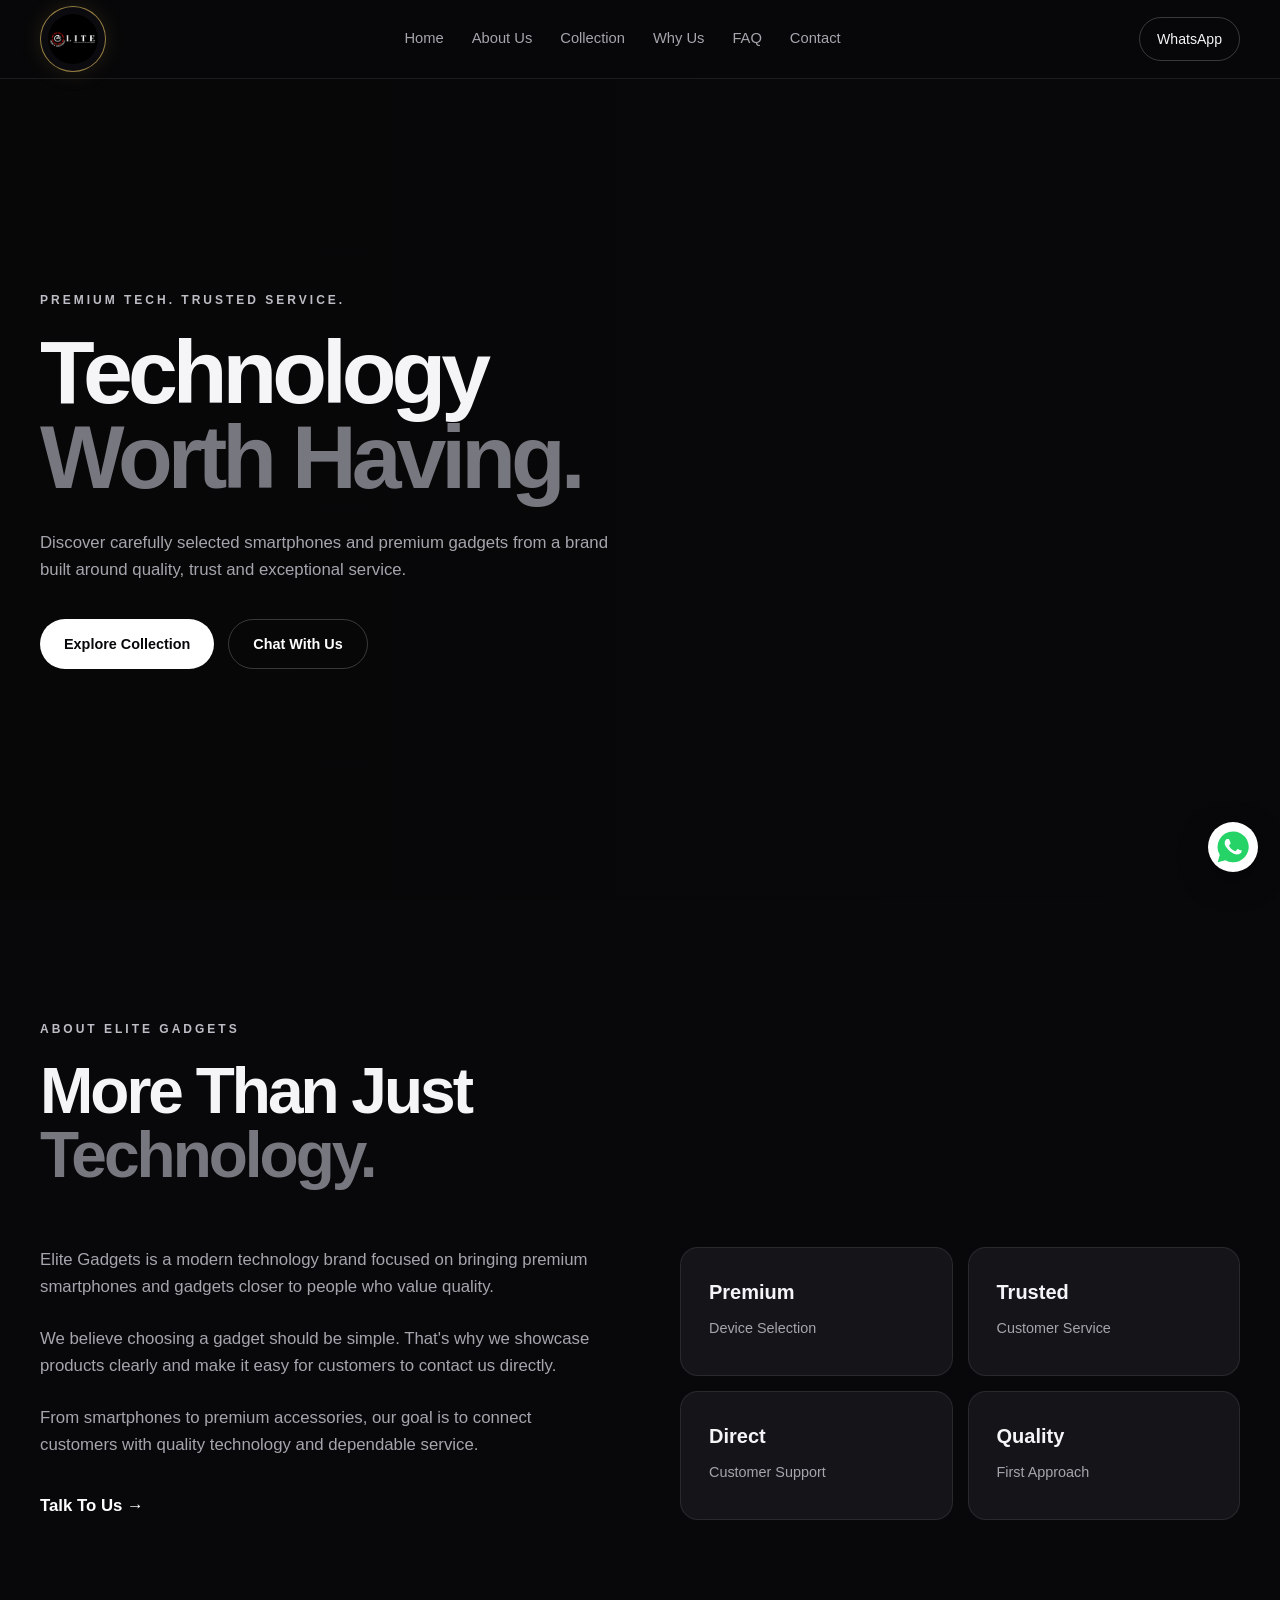
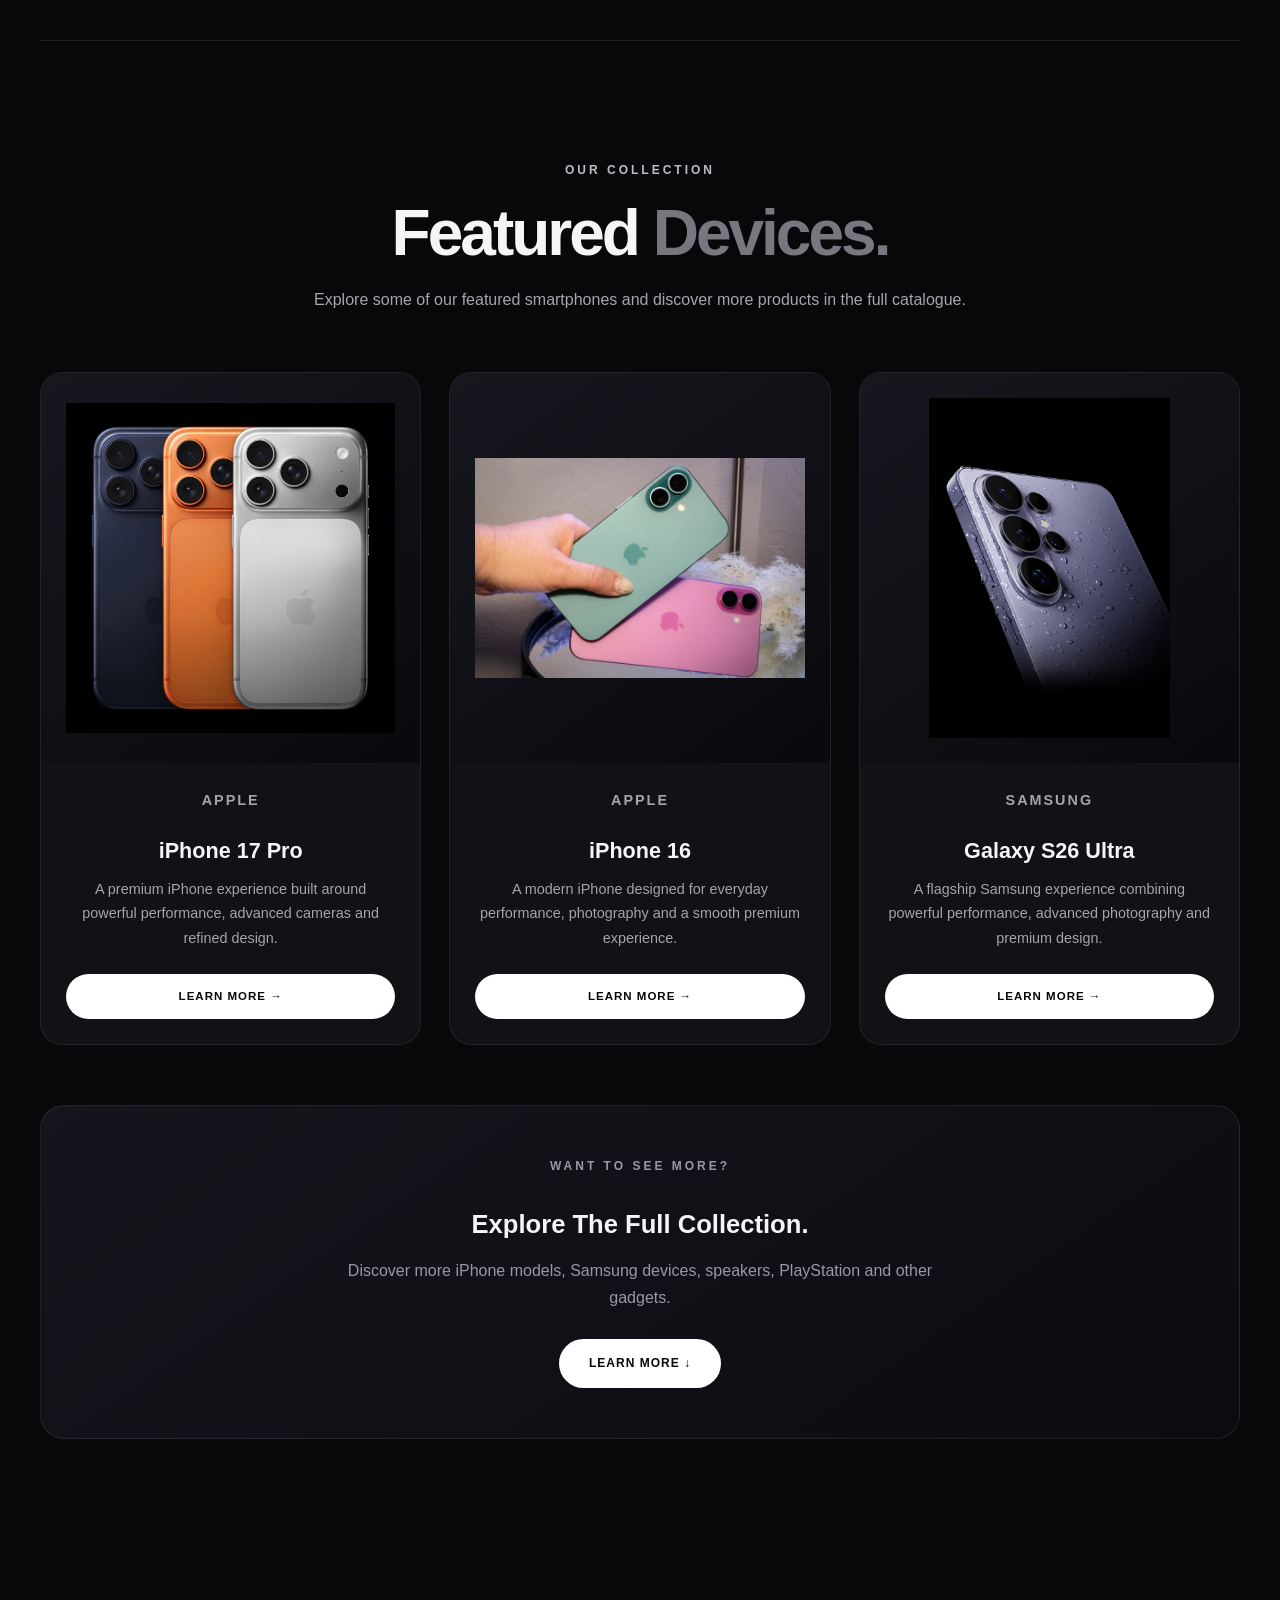
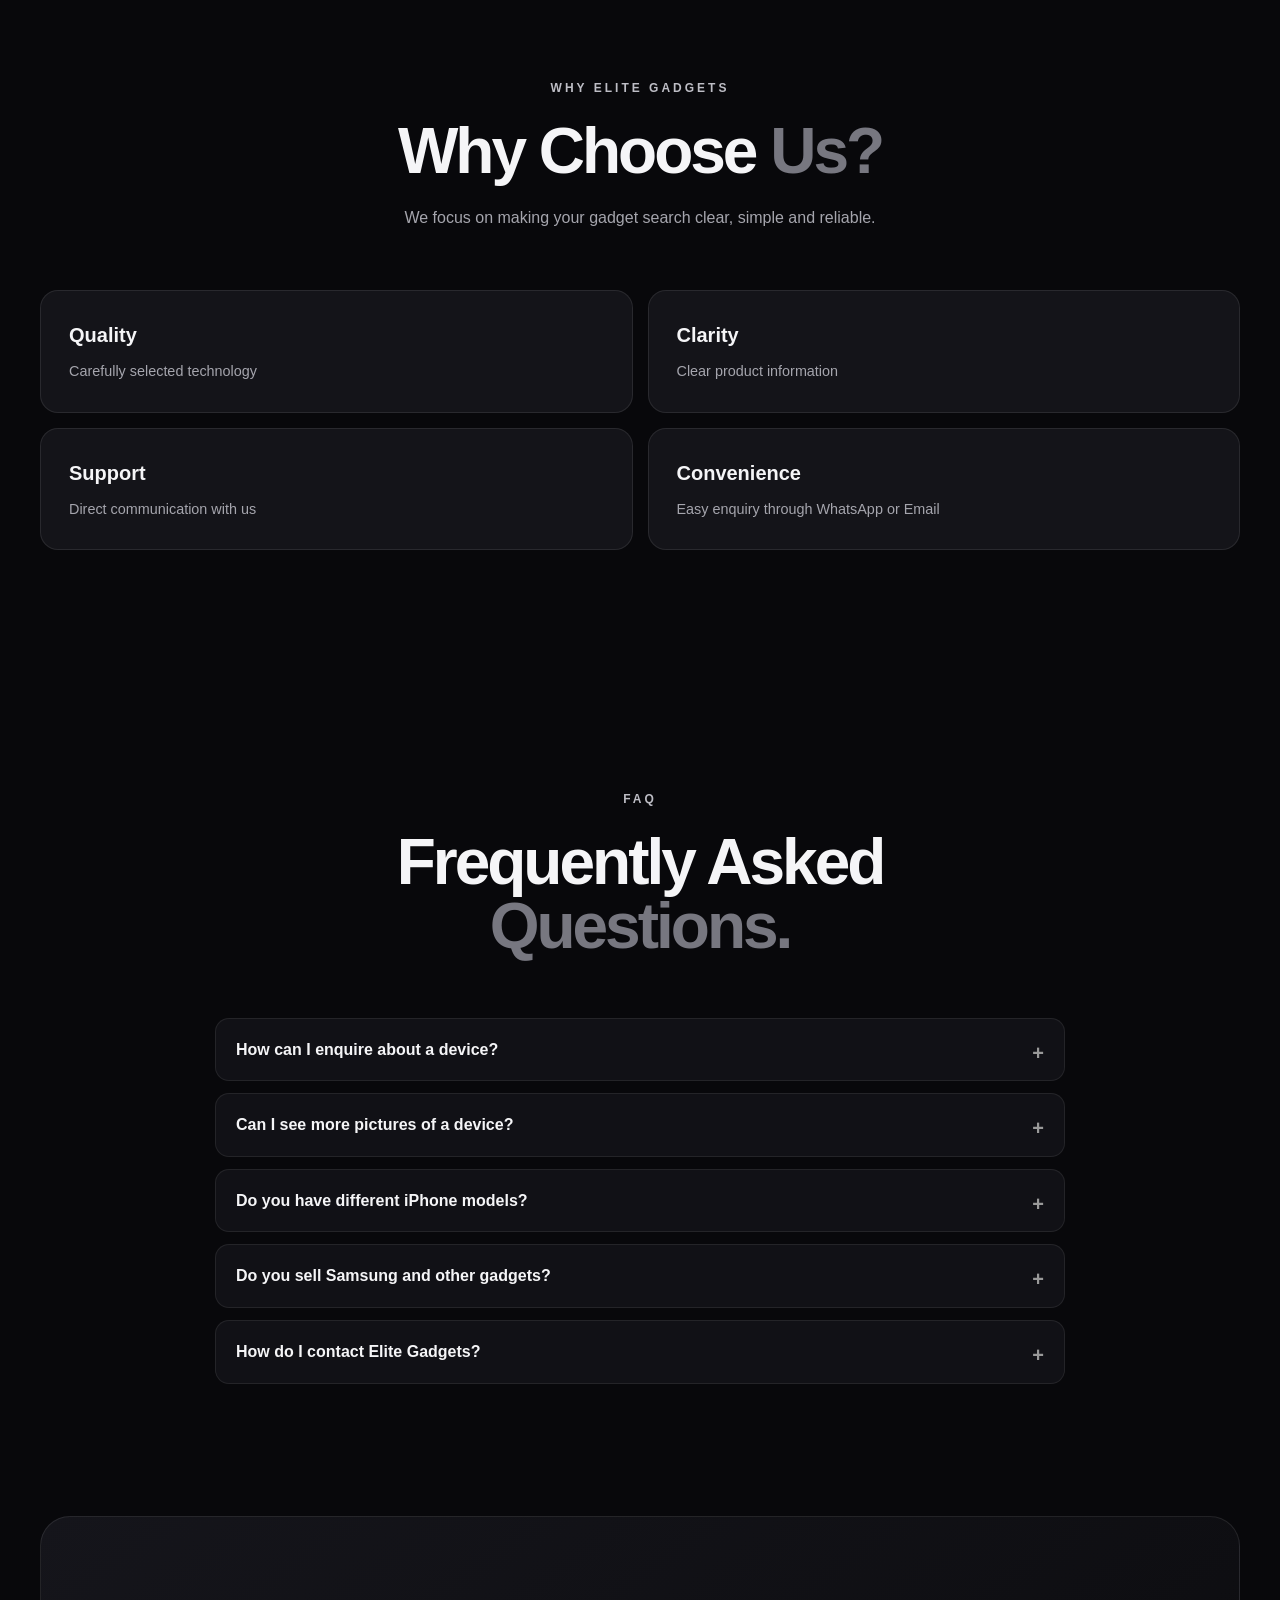
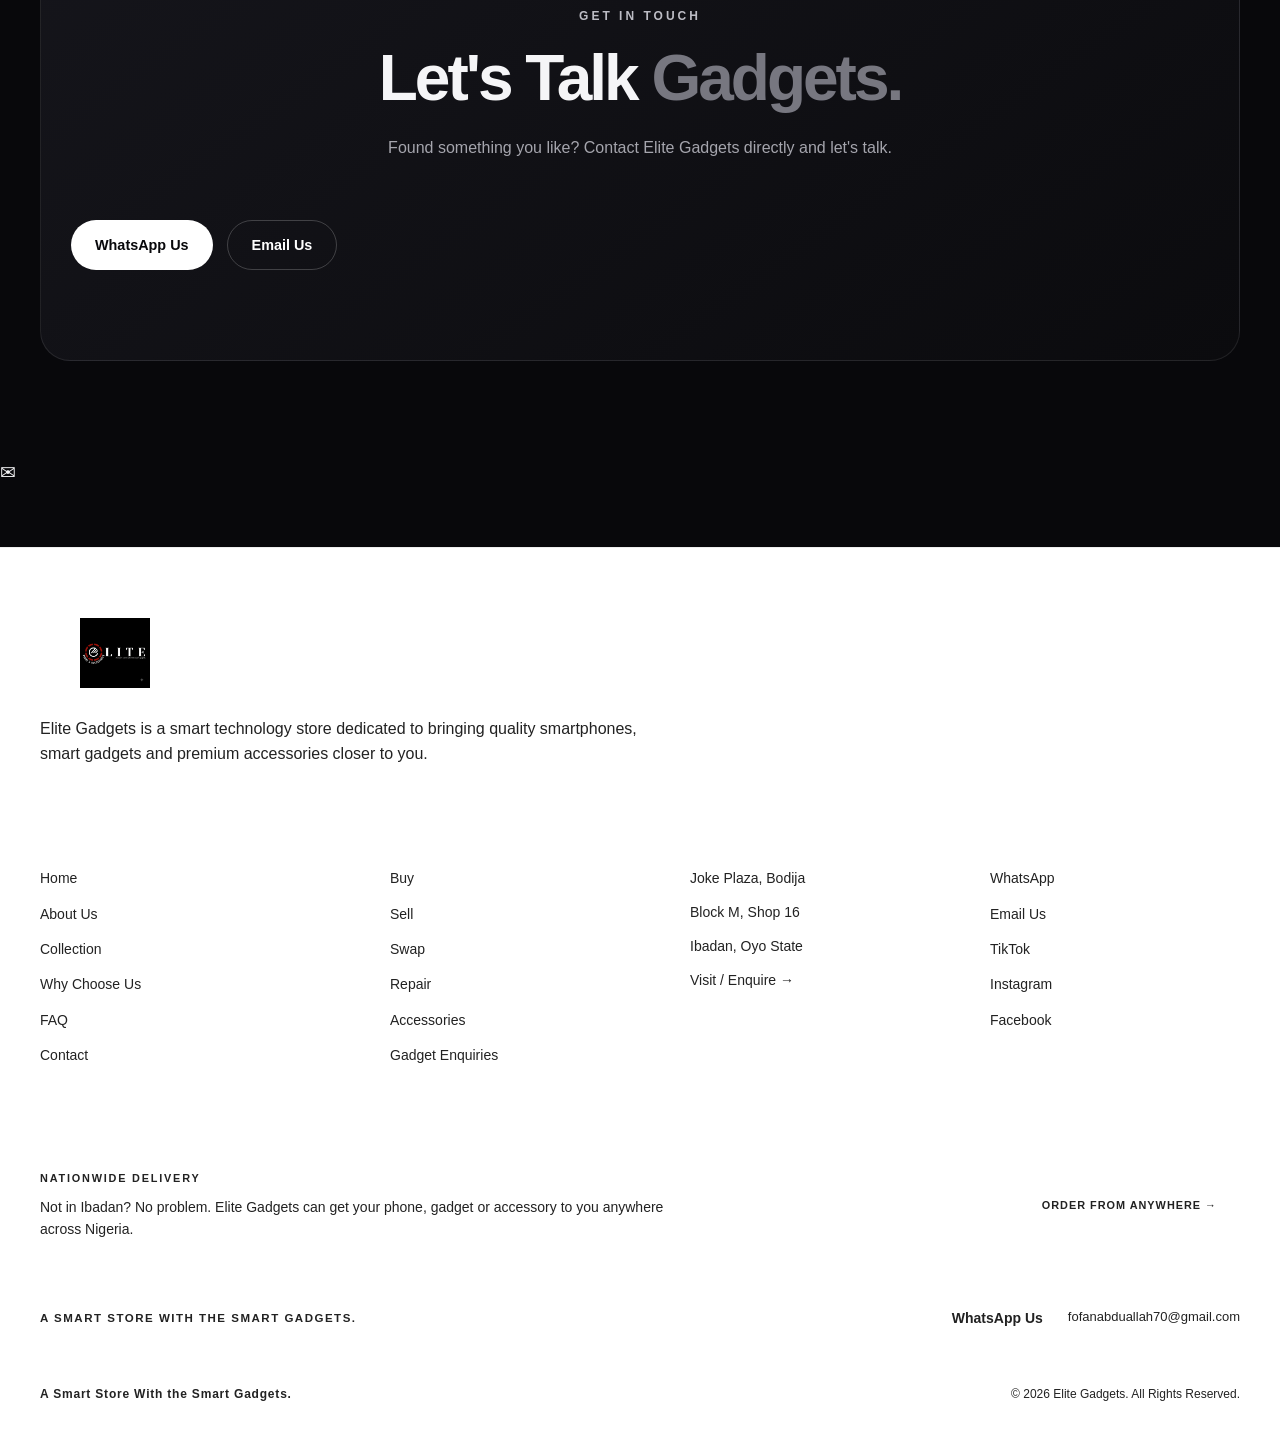
<file: index.html>
<!DOCTYPE html>
<html lang="en">

<head>

    <meta charset="UTF-8">

    <meta
        name="viewport"
        content="width=device-width, initial-scale=1.0"
    >

    <meta
        name="description"
        content="Elite Gadgets — Premium smartphones, gadgets and trusted technology services."
    >

    <meta
        name="theme-color"
        content="#0b0b0f"
    >

    <title>Elite Gadgets | Premium Tech</title>

    <link
        rel="stylesheet"
        href="style.css"
    >


    <!-- =====================================================
         ELITE GADGETS HOMEPAGE STYLES
    ====================================================== -->

    <style>

        /* =================================================
           LOGO
        ================================================= */

        .logo-image {
            display: inline-flex;
            align-items: center;
            text-decoration: none;
            flex-shrink: 0;
        }

        .logo-image img {
            width: 150px;
            height: auto;
            max-height: 70px;
            object-fit: contain;
            display: block;

            transition:
                transform 0.3s ease,
                opacity 0.3s ease;
        }

        .logo-image:hover img {
            transform: scale(1.04);
            opacity: 0.92;
        }


        /* =================================================
           FEATURED COLLECTION
        ================================================= */

        .featured-products {
            display: grid;

            grid-template-columns:
                repeat(3, minmax(0, 1fr));

            gap: 28px;

            margin-top: 50px;
        }


        /* =================================================
           PRODUCT CARD
        ================================================= */

        .featured-product-card {
            background: #111116;

            border:
                1px solid rgba(255,255,255,0.08);

            border-radius: 22px;

            overflow: hidden;

            display: flex;
            flex-direction: column;

            transition:
                transform 0.3s ease,
                border-color 0.3s ease,
                box-shadow 0.3s ease;
        }


        .featured-product-card:hover {
            transform: translateY(-8px);

            border-color:
                rgba(255,255,255,0.18);

            box-shadow:
                0 20px 50px rgba(0,0,0,0.35);
        }


        /* =================================================
           PRODUCT IMAGE
        ================================================= */

        .featured-product-image {
            width: 100%;

            height: 390px;

            background:
                linear-gradient(
                    145deg,
                    #17171f,
                    #09090d
                );

            overflow: hidden;

            display: flex;

            align-items: center;
            justify-content: center;
        }


        .featured-product-image img {
            width: 100%;
            height: 100%;

            object-fit: contain;

            padding: 25px;

            display: block;

            transition:
                transform 0.5s ease;
        }


        .featured-product-card:hover
        .featured-product-image img {
            transform: scale(1.05);
        }


        /* =================================================
           PRODUCT CONTENT
        ================================================= */

        .featured-product-content {
            padding: 25px;

            text-align: center;

            display: flex;
            flex-direction: column;

            flex: 1;
        }


        .featured-brand {
            margin:
                0 0 8px;

            font-size: 0.68rem;

            font-weight: 800;

            letter-spacing: 2px;

            color: #888892;
        }


        .featured-product-content h3 {
            margin:
                0 0 12px;

            font-size: 1.35rem;

            line-height: 1.3;
        }


        .featured-product-content p {
            margin:
                0 auto 24px;

            color: #a4a4ae;

            font-size: 0.9rem;

            line-height: 1.7;

            max-width: 360px;
        }


        /* =================================================
           PRODUCT LEARN MORE
        ================================================= */

        .product-learn-more {
            display: inline-flex;

            align-items: center;
            justify-content: center;

            gap: 8px;

            padding:
                13px 24px;

            margin-top: auto;

            border-radius: 999px;

            background: #ffffff;

            color: #08080b;

            text-decoration: none;

            font-size: 0.72rem;

            font-weight: 800;

            letter-spacing: 1px;

            transition:
                transform 0.25s ease,
                background 0.25s ease;
        }


        .product-learn-more:hover {
            transform:
                translateY(-3px);

            background:
                #e8e8ec;
        }


        /* =================================================
           MAIN CATALOGUE CTA
        ================================================= */

        .catalogue-cta {
            margin-top: 60px;

            text-align: center;

            padding:
                50px 25px;

            border:
                1px solid rgba(255,255,255,0.08);

            border-radius: 24px;

            background:
                linear-gradient(
                    145deg,
                    #15151d,
                    #0b0b10
                );
        }


        .catalogue-cta h3 {
            margin:
                8px 0 12px;

            font-size: 1.6rem;
        }


        .catalogue-cta p {
            max-width: 620px;

            margin:
                0 auto 28px;

            color: #9999a3;

            line-height: 1.7;
        }


        .catalogue-button {
            display: inline-flex;

            align-items: center;
            justify-content: center;

            gap: 8px;

            padding:
                15px 30px;

            border-radius: 999px;

            background: #ffffff;

            color: #08080b;

            text-decoration: none;

            font-size: 0.75rem;

            font-weight: 800;

            letter-spacing: 1px;

            transition:
                transform 0.25s ease,
                box-shadow 0.25s ease;
        }


        .catalogue-button:hover {
            transform:
                translateY(-4px);

            box-shadow:
                0 12px 30px
                rgba(255,255,255,0.12);
        }


        /* =================================================
           FLOATING CONTACT BUTTONS
        ================================================= */

        .floating-contact {
            position: fixed;

            right: 22px;

            bottom: 28px;

            z-index: 9999;

            display: flex;

            flex-direction: column;

            gap: 10px;
        }


        .floating-contact a {
            width: 50px;

            height: 50px;

            display: flex;

            align-items: center;

            justify-content: center;

            border-radius: 50%;

            background: #ffffff;

            color: #08080b;

            text-decoration: none;

            font-size: 20px;

            box-shadow:
                0 10px 30px
                rgba(0,0,0,0.35);

            transition:
                transform 0.25s ease,
                box-shadow 0.25s ease;
        }


        .floating-contact a:hover {
            transform:
                translateY(-4px);

            box-shadow:
                0 15px 35px
                rgba(0,0,0,0.45);
        }


        .contact-icon {
            font-size: 19px;

            line-height: 1;
        }


        /* =================================================
           FAQ
        ================================================= */

        .faq-list {
            max-width: 850px;

            margin:
                40px auto 0;
        }


        .faq-list details {
            background: #111116;

            border:
                1px solid rgba(255,255,255,0.08);

            border-radius: 14px;

            margin-bottom: 12px;

            padding: 18px 20px;
        }


        .faq-list summary {
            cursor: pointer;

            font-weight: 700;

            list-style: none;
        }


        .faq-list summary::-webkit-details-marker {
            display: none;
        }


        .faq-list summary::after {
            content: "+";

            float: right;

            font-size: 20px;

            color: #999;
        }


        .faq-list details[open]
        summary::after {
            content: "−";
        }


        .faq-list details p {
            color: #a4a4ae;

            line-height: 1.7;

            margin:
                15px 0 0;
        }


        /* =================================================
           MOBILE
        ================================================= */

        @media (max-width: 950px) {

            .featured-products {
                grid-template-columns:
                    repeat(2, minmax(0, 1fr));
            }

        }


        @media (max-width: 650px) {

            .logo-image img {
                width: 125px;

                max-height: 60px;
            }


            .featured-products {
                grid-template-columns: 1fr;

                gap: 25px;

                margin-top: 35px;
            }


            .featured-product-image {
                height: 360px;
            }


            .featured-product-content {
                padding: 22px;
            }


            .featured-product-content h3 {
                font-size: 1.25rem;
            }


            .catalogue-cta {
                padding:
                    40px 20px;
            }


            .catalogue-cta h3 {
                font-size: 1.4rem;
            }


            .floating-contact {
                right: 15px;

                bottom: 20px;
            }


            .floating-contact a {
                width: 46px;

                height: 46px;
            }

        }


    /* CIRCULAR ELITE GADGETS LOGO */
.logo-image {
    width: 66px;
    height: 66px;
    border: 1px solid rgba(210, 176, 91, 0.7);
    border-radius: 50%;
    overflow: hidden;
    display: inline-flex;
    align-items: center;
    justify-content: center;
    flex-shrink: 0;
    background: #0b0b0f;
    box-shadow: 0 0 22px rgba(202, 165, 78, 0.15);
}

.logo-image img {
    width: 100%;
    height: 100%;
    object-fit: contain;
    padding: 7px;
    border-radius: 50%;
}
        
    </style>

</head>


<body>


    <!-- =================================================
         HEADER
    ================================================= -->

    <header class="site-header">

        <nav class="navbar">


            <!-- LOGO -->

            <a
                href="#home"
                class="logo logo-image"
                aria-label="Elite Gadgets Home"
            >

                <!--
                EDITABLE LOGO:
                image/elite-logo.png
                -->

                <img
                    src="image/elite-logo.png"
                    alt="Elite Gadgets Logo"
                >

            </a>


            <!-- NAVIGATION -->

            <div
                class="nav-links"
                id="nav-links"
            >

                <a href="#home">
                    Home
                </a>

                <a href="#about">
                    About Us
                </a>

                <a href="#collection">
                    Collection
                </a>

                <a href="#why-us">
                    Why Us
                </a>

                <a href="#faq">
                    FAQ
                </a>

                <a href="#contact">
                    Contact
                </a>

            </div>


            <!-- DESKTOP WHATSAPP -->

            <a
                href="https://wa.me/2349072084278"
                class="nav-contact"
                target="_blank"
                rel="noopener"
            >
                WhatsApp
            </a>


            <!-- MOBILE MENU -->

            <button
                class="menu-toggle"
                id="menu-toggle"
                type="button"
                aria-label="Open navigation menu"
            >
                ☰
            </button>

        </nav>

    </header>



    <!-- =================================================
         MAIN
    ================================================= -->

    <main>


        <!-- =================================================
             HERO
        ================================================= -->

        <section
            class="hero"
            id="home"
        >

            <div class="hero-content">


                <p class="eyebrow">
                    PREMIUM TECH. TRUSTED SERVICE.
                </p>


                <h1>
                    Technology
                    <span>Worth Having.</span>
                </h1>


                <p class="hero-description">

                    Discover carefully selected smartphones
                    and premium gadgets from a brand built
                    around quality, trust and exceptional service.

                </p>


                <div class="hero-actions">


                    <a
                        href="#collection"
                        class="btn btn-primary"
                    >
                        Explore Collection
                    </a>


                    <a
                        href="https://wa.me/2349072084278?text=Hello%20Elite%20Gadgets,%20I%20would%20like%20to%20make%20an%20inquiry."
                        class="btn btn-outline"
                        target="_blank"
                        rel="noopener"
                    >
                        Chat With Us
                    </a>

                </div>

            </div>
            </section>

        <!-- =================================================
             ABOUT US
        ================================================= -->

        <section
            class="section about-section"
            id="about"
        >

            <div class="section-heading">


                <p class="eyebrow">
                    ABOUT ELITE GADGETS
                </p>


                <h2>
                    More Than Just
                    <span>Technology.</span>
                </h2>

            </div>


            <div class="about-grid">


                <div class="about-text">

                    <p>

                        Elite Gadgets is a modern technology
                        brand focused on bringing premium
                        smartphones and gadgets closer to
                        people who value quality.

                    </p>


                    <p>

                        We believe choosing a gadget should
                        be simple. That's why we showcase
                        products clearly and make it easy
                        for customers to contact us directly.

                    </p>


                    <p>

                        From smartphones to premium accessories,
                        our goal is to connect customers with
                        quality technology and dependable service.

                    </p>


                    <a
                        href="#contact"
                        class="text-link"
                    >
                        Talk To Us →
                    </a>

                </div>


                <div class="about-stats">


                    <div class="stat-card">

                        <strong>
                            Premium
                        </strong>

                        <span>
                            Device Selection
                        </span>

                    </div>


                    <div class="stat-card">

                        <strong>
                            Trusted
                        </strong>

                        <span>
                            Customer Service
                        </span>

                    </div>


                    <div class="stat-card">

                        <strong>
                            Direct
                        </strong>

                        <span>
                            Customer Support
                        </span>

                    </div>


                    <div class="stat-card">

                        <strong>
                            Quality
                        </strong>

                        <span>
                            First Approach
                        </span>

                    </div>

                </div>

            </div>

        </section>



        <!-- =================================================
             FEATURED COLLECTION
        ================================================= -->

        <section
            class="section collection-section"
            id="collection"
        >


            <div class="section-heading centered">


                <p class="eyebrow">
                    OUR COLLECTION
                </p>


                <h2>
                    Featured
                    <span>Devices.</span>
                </h2>


                <p>

                    Explore some of our featured smartphones
                    and discover more products in the full catalogue.

                </p>

            </div>



            <!-- =================================================
                 FEATURED PRODUCTS
            ================================================= -->

            <div class="featured-products">


                <!-- =================================================
                     IPHONE 17 PRO
                ================================================= -->

                <article class="featured-product-card">


                    <div class="featured-product-image">

                        <!--
                        EDITABLE IMAGE:
                        image/iphone-17-pro.jpg
                        -->

                        <img
                            src="image/iphone-17-pro.jpg"
                            alt="iPhone 17 Pro"
                        >

                    </div>


                    <div class="featured-product-content">


                        <p class="featured-brand">
                            APPLE
                        </p>


                        <h3>
                            iPhone 17 Pro
                        </h3>


                        <p>

                            A premium iPhone experience
                            built around powerful performance,
                            advanced cameras and refined design.

                        </p>


                        <a
                            href="phone-details.html?product=iphone-17-pro"
                            class="product-learn-more"
                        >
                            LEARN MORE →
                        </a>

                    </div>

                </article>



                <!-- =================================================
                     IPHONE 16
                ================================================= -->

                <article class="featured-product-card">


                    <div class="featured-product-image">

                        <!--
                        EDITABLE IMAGE:
                        image/iphone-16.jpg
                        -->

                        <img
                            src="image/iphone-16.jpg"
                            alt="iPhone 16"
                        >

                    </div>


                    <div class="featured-product-content">


                        <p class="featured-brand">
                            APPLE
                        </p>


                        <h3>
                            iPhone 16
                        </h3>


                        <p>

                            A modern iPhone designed for
                            everyday performance, photography
                            and a smooth premium experience.

                        </p>


                        <a
                            href="phone-details.html?product=iphone-16"
                            class="product-learn-more"
                        >
                            LEARN MORE →
                        </a>

                    </div>

                </article>



                <!-- =================================================
                     SAMSUNG GALAXY S26 ULTRA
                ================================================= -->

                <article class="featured-product-card">


                    <div class="featured-product-image">

                        <!--
                        EDITABLE IMAGE:
                        image/samsung-s26-ultra.jpg
                        -->

                        <img
                            src="image/samsung-s26-ultra.jpg"
                            alt="Samsung Galaxy S26 Ultra"
                        >

                    </div>


                    <div class="featured-product-content">


                        <p class="featured-brand">
                            SAMSUNG
                        </p>


                        <h3>
                            Galaxy S26 Ultra
                        </h3>


                        <p>

                            A flagship Samsung experience
                            combining powerful performance,
                            advanced photography and premium design.

                        </p>


                        <a
                            href="phone-details.html?product=samsung-s26-ultra"
                            class="product-learn-more"
                        >
                            LEARN MORE →
                        </a>

                    </div>

                </article>

            </div>



            <!-- =================================================
                 MAIN LEARN MORE / FULL COLLECTION
            ================================================= -->

            <div class="catalogue-cta">


                <p class="eyebrow">
                    WANT TO SEE MORE?
                </p>


                <h3>
                    Explore The Full Collection.
                </h3>


                <p>

                    Discover more iPhone models,
                    Samsung devices, speakers,
                    PlayStation and other gadgets.

                </p>


                <a
                    href="catalogue.html"
                    class="catalogue-button"
                >
                    LEARN MORE ↓
                </a>

            </div>

        </section>



        <!-- =================================================
             WHY US
        ================================================= -->

        <section
            class="section"
            id="why-us"
        >


            <div class="section-heading centered">


                <p class="eyebrow">
                    WHY ELITE GADGETS
                </p>


                <h2>
                    Why Choose
                    <span>Us?</span>
                </h2>


                <p>

                    We focus on making your gadget search
                    clear, simple and reliable.

                </p>

            </div>


            <div class="about-stats">


                <div class="stat-card">

                    <strong>
                        Quality
                    </strong>

                    <span>
                        Carefully selected technology
                    </span>

                </div>


                <div class="stat-card">

                    <strong>
                        Clarity
                    </strong>

                    <span>
                        Clear product information
                    </span>

                </div>


                <div class="stat-card">

                    <strong>
                        Support
                    </strong>

                    <span>
                        Direct communication with us
                    </span>

                </div>


                <div class="stat-card">

                    <strong>
                        Convenience
                    </strong>

                    <span>
                        Easy enquiry through WhatsApp or Email
                    </span>

                </div>

            </div>

        </section>



        <!-- =================================================
             FAQ
        ================================================= -->

        <section
            class="section"
            id="faq"
        >


            <div class="section-heading centered">


                <p class="eyebrow">
                    FAQ
                </p>


                <h2>
                    Frequently Asked
                    <span>Questions.</span>
                </h2>

            </div>


            <div class="faq-list">


                <details>

                    <summary>
                        How can I enquire about a device?
                    </summary>

                    <p>

                        Simply use our WhatsApp or Email
                        buttons to contact Elite Gadgets
                        about the device you're interested in.

                    </p>

                </details>


                <details>

                    <summary>
                        Can I see more pictures of a device?
                    </summary>

                    <p>

                        Yes. Open the device's LEARN MORE
                        page to view available product images
                        and important information.

                    </p>

                </details>


                <details>

                    <summary>
                        Do you have different iPhone models?
                    </summary>

                    <p>

                        Our catalogue is designed to showcase
                        multiple iPhone generations and models.
                        Contact us to enquire about availability.

                    </p>

                </details>


                <details>

                    <summary>
                        Do you sell Samsung and other gadgets?
                    </summary>

                    <p>

                        Yes. Our collection can include Samsung
                        devices, speakers, PlayStation products
                        and other accessories.

                    </p>

                </details>


                <details>

                    <summary>
                        How do I contact Elite Gadgets?
                    </summary>

                    <p>

                        You can contact us directly through
                        WhatsApp or Email using the contact
                        options on this website.

                    </p>

                </details>

            </div>

        </section>



        <!-- =================================================
             CONTACT
        ================================================= -->

        <section
            class="section contact-section"
            id="contact"
        >


            <div class="section-heading centered">


                <p class="eyebrow">
                    GET IN TOUCH
                </p>


                <h2>
                    Let's Talk
                    <span>Gadgets.</span>
                </h2>


                <p>

                    Found something you like?
                    Contact Elite Gadgets directly
                    and let's talk.

                </p>

            </div>


            <div class="hero-actions">


                <!-- WHATSAPP -->

                <a
                    href="https://wa.me/2349072084278?text=Hello%20Elite%20Gadgets,%20I%20am interested in a device from your website."
                    class="btn btn-primary"
                    target="_blank"
                    rel="noopener"
                >
                    WhatsApp Us
                </a>


                <!-- EMAIL -->

                <!--
                =================================================
                IMPORTANT:
                Replace elitegadgets@example.com
                with your real business email.
                =================================================
                -->

                <a
                    href="mailto:elitegadgets@example.com?subject=Elite%20Gadgets%20Enquiry"
                    class="btn btn-outline"
                >
                    Email Us
                </a>

            </div>

        </section>

    </main>



    <!-- =================================================
         FLOATING CONTACT BUTTONS
    ================================================= -->

   
<div
    class="floating-contact"
    aria-label="Contact Elite Gadgets"
>
    <!-- WHATSAPP -->
    <a
        href="https://wa.me/2349072084278?text=Hello%20Elite%20Gadgets,%20I%20would%20like%20to%20make%20an%20inquiry."
        target="_blank"
        rel="noopener"
        aria-label="Contact Elite Gadgets on WhatsApp"
        title="WhatsApp"
    >
        <span class="contact-icon">
            <svg
                xmlns="http://www.w3.org/2000/svg"
                viewBox="0 0 32 32"
                role="img"
                aria-label="WhatsApp logo"
            >
                <path
                    fill="#25D366"
                    d="M16 2.2A13.7 13.7 0 0 0 4.2 22.8L2.4 29.5l6.9-1.8A13.7 13.7 0 1 0 16 2.2Z"
                />
                <path
                    fill="#fff"
                    d="M23.3 19.1c-.4-.2-2.2-1.1-2.6-1.2-.4-.1-.6-.2-.9.2-.3.4-1 1.2-1.2 1.4-.2.3-.4.3-.8.1-.4-.2-1.7-.6-3.1-1.9-1.1-1-1.9-2.3-2.1-2.7-.2-.4 0-.6.2-.8l.6-.7c.2-.2.3-.4.4-.6.1-.2 0-.5 0-.7-.1-.2-.9-2.1-1.2-2.8-.3-.7-.6-.6-.9-.6h-.8c-.3 0-.7.1-1 .5-.4.4-1.3 1.3-1.3 3.1s1.3 3.7 1.5 3.9c.2.3 2.5 3.9 6.2 5.4.9.4 1.6.6 2.2.7.9.3 1.7.2 2.4.1.7-.1 2.2-.9 2.5-1.8.3-.9.3-1.6.2-1.8-.1-.1-.4-.3-.8-.5Z"
                />
            </svg>
        </span>
    </a>
</div>



        <!-- EMAIL -->

        <a
            href="mailto:fofanabadullah70@gmail.com?subject=Elite%20Gadgets%20Enquiry"
            aria-label="Email Elite Gadgets"
            title="Email"
        >

            <span class="contact-icon">
                ✉
            </span>

        </a>

    </div>



<!-- =================================================
     ELITE GADGETS FOOTER
================================================= -->

<footer class="site-footer">

    <div class="footer-content">


        <!-- =================================================
             FOOTER TOP / BRAND
        ================================================= -->

        <div class="footer-brand">

            <a
                href="#home"
                class="footer-logo"
            >

                <img
                    src="image/elite-logo.png"
                    alt="Elite Gadgets"
                >

            </a>


            <p class="footer-brand-description">

                Elite Gadgets is a smart technology store
                dedicated to bringing quality smartphones,
                smart gadgets and premium accessories closer
                to you.

            </p>

        </div>



        <!-- =================================================
             FOOTER COLUMNS
        ================================================= -->

        <div class="footer-grid">


            <!-- =================================================
                 QUICK LINKS
            ================================================= -->

            <div class="footer-column">

                <h4>
                    QUICK LINKS
                </h4>


                <a href="#home">
                    Home
                </a>


                <a href="#about">
                    About Us
                </a>


                <a href="#collection">
                    Collection
                </a>


                <a href="#why-us">
                    Why Choose Us
                </a>


                <a href="#faq">
                    FAQ
                </a>


                <a href="#contact">
                    Contact
                </a>

            </div>



            <!-- =================================================
                 ELITE GADGETS SERVICES
            ================================================= -->

            <div class="footer-column">

                <h4>
                    ELITE GADGETS SERVICES
                </h4>


                <a href="#contact">
                    Buy
                </a>


                <a href="#contact">
                    Sell
                </a>


                <a href="#contact">
                    Swap
                </a>


                <a href="#contact">
                    Repair
                </a>


                <a href="catalogue.html">
                    Accessories
                </a>


                <a href="#contact">
                    Gadget Enquiries
                </a>

            </div>



            <!-- =================================================
                 VISIT US
            ================================================= -->

            <div class="footer-column">

                <h4>
                    VISIT US
                </h4>


                <p>
                    Joke Plaza, Bodija
                </p>


                <p>
                    Block M, Shop 16
                </p>


                <p>
                    Ibadan, Oyo State
                </p>


                <a
                    href="https://wa.me/2349072084278?text=Hello%20Elite%20Gadgets,%20I%20would%20like%20to%20visit%20your%20shop."
                    target="_blank"
                    rel="noopener noreferrer"
                >
                    Visit / Enquire →
                </a>

            </div>



            <!-- =================================================
                 CONTACT
            ================================================= -->

            <div class="footer-column">

                <h4>
                    CONTACT US
                </h4>


                <a
                    href="https://wa.me/2349072084278"
                    target="_blank"
                    rel="noopener noreferrer"
                >
                    WhatsApp
                </a>


                <a
                    href="mailto:fofanabduallah70@gmail.com?subject=Elite%20Gadgets%20Enquiry"
                >
                    Email Us
                </a>


                <a
                    href="https://www.tiktok.com/@elitephones234"
                    target="_blank"
                    rel="noopener noreferrer"
                >
                    TikTok
                </a>


                <a
                    href="https://www.instagram.com/elite_gadgets____"
                    target="_blank"
                    rel="noopener noreferrer"
                >
                    Instagram
                </a>


                <a
                    href="https://www.facebook.com/share/1bETkbTQiA/"
                    target="_blank"
                    rel="noopener noreferrer"
                >
                    Facebook
                </a>

            </div>

        </div>



        <!-- =================================================
             NATIONWIDE DELIVERY
        ================================================= -->

        <div class="footer-delivery">

            <div>

                <span class="footer-delivery-label">
                    NATIONWIDE DELIVERY
                </span>


                <p>
                    Not in Ibadan? No problem.
                    Elite Gadgets can get your phone,
                    gadget or accessory to you anywhere
                    across Nigeria.
                </p>

            </div>


            <a
                href="https://wa.me/2349072084278?text=Hello%20Elite%20Gadgets,%20I%20would%20like%20to%20make%20an%20order."
                target="_blank"
                rel="noopener noreferrer"
                class="footer-order-button"
            >
                ORDER FROM ANYWHERE →
            </a>

        </div>



        <!-- =================================================
             FOOTER CONNECT
        ================================================= -->

        <div class="footer-connect">


            <div>

                <p class="footer-connect-title">
                    A SMART STORE WITH THE SMART GADGETS.
                </p>

            </div>


            <div class="footer-contact-actions">

                <a
                    href="https://wa.me/2349072084278"
                    class="whatsapp-footer"
                    target="_blank"
                    rel="noopener noreferrer"
                >
                    WhatsApp Us
                </a>


                <a
                    href="mailto:fofanabduallah70@gmail.com?subject=Elite%20Gadgets%20Enquiry"
                    class="footer-email"
                >
                    fofanabduallah70@gmail.com
                </a>

            </div>

        </div>



        <!-- =================================================
             FOOTER BOTTOM
        ================================================= -->

        <div class="footer-bottom">

            <p class="footer-tagline">
                A Smart Store With the Smart Gadgets.
            </p>


            <p class="footer-copy">
                © 2026 Elite Gadgets. All Rights Reserved.
            </p>

        </div>

    </div>

</footer>



    <!-- =================================================
         MOBILE MENU JAVASCRIPT
    ================================================= -->

    <script>

        const menuToggle =
            document.getElementById("menu-toggle");

        const navLinks =
            document.getElementById("nav-links");


        if (menuToggle && navLinks) {

            menuToggle.addEventListener(
                "click",
                function () {

                    navLinks.classList.toggle("active");

                }
            );


            navLinks
                .querySelectorAll("a")
                .forEach(function (link) {

                    link.addEventListener(
                        "click",
                        function () {

                            navLinks.classList.remove("active");

                        }
                    );

                });

        }

    </script>


</body>

</html>
</file>
<file: style.css>
/* =========================================
   ELITE GADGETS 2.0
   PREMIUM SHOWROOM DESIGN
========================================= */


/* =========================================
   RESET
========================================= */

* {
    margin: 0;
    padding: 0;
    box-sizing: border-box;
}

html {
    scroll-behavior: smooth;
}

body {
    font-family:
        -apple-system,
        BlinkMacSystemFont,
        "Segoe UI",
        Roboto,
        Helvetica,
        Arial,
        sans-serif;

    background: #08080b;
    color: #f5f5f7;
    line-height: 1.6;

    overflow-x: hidden;
}

a {
    text-decoration: none;
    color: inherit;
}

button,
input,
textarea {
    font: inherit;
}


/* =========================================
   VARIABLES
========================================= */

:root {

    --bg: #08080b;

    --bg-soft: #101014;

    --card: #141419;

    --card-hover: #1b1b22;

    --text: #f5f5f7;

    --muted: #a5a5ad;

    --line: rgba(255, 255, 255, 0.09);

    --accent: #ffffff;

    --max-width: 1200px;
}


/* =========================================
   HEADER
========================================= */

.site-header {

    position: fixed;

    top: 0;
    left: 0;

    width: 100%;

    z-index: 1000;

    background:
        rgba(8, 8, 11, 0.78);

    backdrop-filter:
        blur(18px);

    -webkit-backdrop-filter:
        blur(18px);

    border-bottom:
        1px solid var(--line);
}

.navbar {

    width:
        min(
            calc(100% - 40px),
            var(--max-width)
        );

    margin: auto;

    min-height: 78px;

    display: flex;

    align-items: center;

    justify-content: space-between;

    gap: 30px;
}


/* =========================================
   LOGO
========================================= */

.logo {

    font-size: 1.35rem;

    font-weight: 800;

    letter-spacing: -0.6px;

    white-space: nowrap;
}

.logo-image {

    display: inline-flex;

    align-items: center;

    text-decoration: none;

    flex-shrink: 0;
}

.logo-image img {

    width: 150px;

    height: auto;

    max-height: 70px;

    object-fit: contain;

    display: block;

    transition:
        transform 0.3s ease,
        opacity 0.3s ease;
}

.logo-image:hover img {

    transform: scale(1.04);

    opacity: 0.92;
}


/* =========================================
   NAVIGATION
========================================= */

.nav-links {

    display: flex;

    align-items: center;

    gap: 28px;
}

.nav-links a {

    color: var(--muted);

    font-size: 0.92rem;

    transition:
        color 0.3s ease;
}

.nav-links a:hover {

    color: white;
}

.nav-contact {

    padding:
        10px 17px;

    border:
        1px solid
        rgba(255, 255, 255, 0.2);

    border-radius:
        999px;

    font-size:
        0.88rem;

    transition:
        0.3s ease;
}

.nav-contact:hover {

    background:
        white;

    color:
        #08080b;
}

.menu-toggle {

    display: none;

    border: none;

    background: transparent;

    color: white;

    font-size: 1.7rem;

    cursor: pointer;
}


/* =========================================
   HERO
========================================= */

.hero {

    min-height: 100vh;

    padding:
        150px 20px 90px;

    width:
        min(
            calc(100% - 40px),
            var(--max-width)
        );

    margin: auto;

    display: grid;

    grid-template-columns:
        1.05fr 0.95fr;

    align-items: center;

    gap: 70px;
}

.hero-content {

    max-width:
        650px;
}

.eyebrow {

    font-size:
        0.75rem;

    font-weight:
        700;

    letter-spacing:
        3px;

    color:
        #bdbdc5;

    margin-bottom:
        20px;
}

.hero h1 {

    font-size:
        clamp(
            3.4rem,
            7vw,
            6.8rem
        );

    line-height:
        0.95;

    letter-spacing:
        -5px;

    margin-bottom:
        30px;
}

.hero h1 span {

    display: block;

    color:
        #777780;
}

.hero-description {

    color:
        var(--muted);

    max-width:
        570px;

    font-size:
        1.05rem;

    margin-bottom:
        35px;
}

.hero-actions {

    display:
        flex;

    flex-wrap:
        wrap;

    gap:
        14px;
}

.btn {

    display:
        inline-flex;

    align-items:
        center;

    justify-content:
        center;

    min-height:
        50px;

    padding:
        0 24px;

    border-radius:
        999px;

    font-size:
        0.9rem;

    font-weight:
        700;

    transition:
        0.3s ease;
}

.btn-primary {

    background:
        white;

    color:
        #08080b;
}

.btn-primary:hover {

    transform:
        translateY(-3px);

    box-shadow:
        0 15px 40px
        rgba(255,255,255,0.12);
}

.btn-outline {

    border:
        1px solid
        rgba(255,255,255,0.2);

    color:
        white;
}

.btn-outline:hover {

    background:
        rgba(255,255,255,0.08);
}


/* =========================================
   HERO PHONE
========================================= */

.hero-visual {

    position:
        relative;

    min-height:
        550px;

    display:
        flex;

    align-items:
        center;

    justify-content:
        center;
}

.hero-glow {

    position:
        absolute;

    width:
        390px;

    height:
        390px;

    border-radius:
        50%;

    background:
        radial-gradient(
            circle,
            rgba(255,255,255,0.15),
            transparent 70%
        );

    filter:
        blur(20px);
}

.hero-phone {

    position:
        relative;

    width:
        250px;

    height:
        500px;

    border:
        7px solid
        #29292f;

    border-radius:
        42px;

    background:
        #111116;

    box-shadow:
        0 50px 100px
        rgba(0,0,0,0.55);

    transform:
        rotate(8deg);

    overflow:
        hidden;
}

.hero-phone::before {

    content:
        "";

    position:
        absolute;

    top:
        9px;

    left:
        50%;

    transform:
        translateX(-50%);

    width:
        95px;

    height:
        25px;

    border-radius:
        20px;

    background:
        #050507;

    z-index:
        3;
}

.phone-screen {

    height:
        100%;

    display:
        flex;

    flex-direction:
        column;

    align-items:
        center;

    justify-content:
        center;

    background:
        linear-gradient(
            145deg,
            #25252c,
            #08080b
        );
}

.phone-screen span {

    font-size:
        0.7rem;

    letter-spacing:
        5px;

    color:
        #9999a1;
}

.phone-screen strong {

    font-size:
        1.7rem;

    letter-spacing:
        -1px;
}

.phone-camera {

    position:
        absolute;

    top:
        20px;

    left:
        20px;

    width:
        62px;

    height:
        62px;

    border-radius:
        17px;

    background:
        #202026;

    z-index:
        4;
}


/* =========================================
   SECTIONS
========================================= */

.section {

    width:
        min(
            calc(100% - 40px),
            var(--max-width)
        );

    margin:
        auto;

    padding:
        120px 0;
}

.section-heading {

    max-width:
        700px;

    margin-bottom:
        60px;
}

.section-heading.centered {

    text-align:
        center;

    margin-left:
        auto;

    margin-right:
        auto;
}

.section-heading h2 {

    font-size:
        clamp(
            2.5rem,
            5vw,
            4.3rem
        );

    line-height:
        1;

    letter-spacing:
        -3px;

    margin-bottom:
        22px;
}

.section-heading h2 span {

    color:
        #777780;
}

.section-heading > p:last-child {

    color:
        var(--muted);
}


/* =========================================
   ABOUT
========================================= */

.about-grid {

    display:
        grid;

    grid-template-columns:
        1fr 1fr;

    gap:
        80px;
}

.about-text {

    color:
        var(--muted);

    font-size:
        1.05rem;
}

.about-text p {

    margin-bottom:
        25px;
}

.text-link {

    display:
        inline-block;

    color:
        white;

    font-weight:
        700;

    margin-top:
        10px;
}

.about-stats {

    display:
        grid;

    grid-template-columns:
        repeat(2, 1fr);

    gap:
        15px;
}

.stat-card {

    background:
        var(--card);

    border:
        1px solid var(--line);

    border-radius:
        18px;

    padding:
        28px;

    transition:
        0.3s ease;
}

.stat-card:hover {

    background:
        var(--card-hover);

    transform:
        translateY(-4px);
}

.stat-card strong {

    display:
        block;

    font-size:
        1.25rem;

    margin-bottom:
        7px;
}

.stat-card span {

    color:
        var(--muted);

    font-size:
        0.9rem;
}


/* =========================================
   COLLECTION
========================================= */

.collection-section {

    border-top:
        1px solid var(--line);
}

.category-buttons {

    display:
        flex;

    flex-wrap:
        wrap;

    justify-content:
        center;

    gap:
        10px;

    margin-bottom:
        45px;
}

.category-btn {

    background:
        transparent;

    color:
        var(--muted);

    border:
        1px solid var(--line);

    padding:
        10px 20px;

    border-radius:
        999px;

    cursor:
        pointer;

    transition:
        0.3s ease;
}

.category-btn:hover,
.category-btn.active {

    background:
        white;

    color:
        #08080b;

    border-color:
        white;
}


/* =========================================
   FEATURED PRODUCTS
========================================= */

.featured-products {

    display:
        grid;

    grid-template-columns:
        repeat(3, minmax(0, 1fr));

    gap:
        28px;

    margin-top:
        50px;
}

.featured-product-card {

    background:
        #111116;

    border:
        1px solid
        rgba(255,255,255,0.08);

    border-radius:
        22px;

    overflow:
        hidden;

    display:
        flex;

    flex-direction:
        column;

    transition:
        transform 0.3s ease,
        border-color 0.3s ease,
        box-shadow 0.3s ease;
}

.featured-product-card:hover {

    transform:
        translateY(-8px);

    border-color:
        rgba(255,255,255,0.18);

    box-shadow:
        0 20px 50px
        rgba(0,0,0,0.35);
}

.featured-product-image {

    width:
        100%;

    height:
        390px;

    background:
        linear-gradient(
            145deg,
            #17171f,
            #09090d
        );

    overflow:
        hidden;

    display:
        flex;

    align-items:
        center;

    justify-content:
        center;
}

.featured-product-image img {

    width:
        100%;

    height:
        100%;

    object-fit:
        contain;

    padding:
        25px;

    display:
        block;

    transition:
        transform 0.5s ease;
}

.featured-product-card:hover
.featured-product-image img {

    transform:
        scale(1.05);
}

.featured-product-content {

    padding:
        25px;

    text-align:
        center;

    display:
        flex;

    flex-direction:
        column;

    flex: 1;
}

.featured-brand {

    margin:
        0 0 8px;

    font-size:
        0.68rem;

    font-weight:
        800;

    letter-spacing:
        2px;

    color:
        #888892;
}

.featured-product-content h3 {

    margin:
        0 0 12px;

    font-size:
        1.35rem;

    line-height:
        1.3;
}

.featured-product-content p {

    margin:
        0 auto 24px;

    color:
        #a4a4ae;

    font-size:
        0.9rem;

    line-height:
        1.7;

    max-width:
        360px;
}

.product-learn-more {

    display:
        inline-flex;

    align-items:
        center;

    justify-content:
        center;

    gap:
        8px;

    padding:
        13px 24px;

    margin-top:
        auto;

    border-radius:
        999px;

    background:
        #ffffff;

    color:
        #08080b;

    text-decoration:
        none;

    font-size:
        0.72rem;

    font-weight:
        800;

    letter-spacing:
        1px;

    transition:
        transform 0.25s ease,
        background 0.25s ease;
}

.product-learn-more:hover {

    transform:
        translateY(-3px);

    background:
        #e8e8ec;
}


/* =========================================
   CATALOGUE CTA
========================================= */

.catalogue-cta {

    margin-top:
        60px;

    text-align:
        center;

    padding:
        50px 25px;

    border:
        1px solid
        rgba(255,255,255,0.08);

    border-radius:
        24px;

    background:
        linear-gradient(
            145deg,
            #15151d,
            #0b0b10
        );
}

.catalogue-cta h3 {

    margin:
        8px 0 12px;

    font-size:
        1.6rem;
}

.catalogue-cta p {

    max-width:
        620px;

    margin:
        0 auto 28px;

    color:
        #9999a3;

    line-height:
        1.7;
}

.catalogue-button {

    display:
        inline-flex;

    align-items:
        center;

    justify-content:
        center;

    gap:
        8px;

    padding:
        15px 30px;

    border-radius:
        999px;

    background:
        #ffffff;

    color:
        #08080b;

    text-decoration:
        none;

    font-size:
        0.75rem;

    font-weight:
        800;

    letter-spacing:
        1px;

    transition:
        transform 0.25s ease,
        box-shadow 0.25s ease;
}

.catalogue-button:hover {

    transform:
        translateY(-4px);

    box-shadow:
        0 12px 30px
        rgba(255,255,255,0.12);
}


/* =========================================
   PRODUCT GRID
========================================= */

.product-grid {

    display:
        grid;

    grid-template-columns:
        repeat(3, minmax(0, 1fr));

    gap:
        20px;
}

.product-card {

    background:
        var(--card);

    border:
        1px solid var(--line);

    border-radius:
        24px;

    overflow:
        hidden;

    transition:
        transform 0.4s ease,
        background 0.4s ease;
}

.product-card:hover {

    transform:
        translateY(-8px);

    background:
        var(--card-hover);
}

.product-image {

    height:
        390px;

    position:
        relative;

    overflow:
        hidden;

    background:
        #0d0d11;
}

.product-image img {

    width:
        100%;

    height:
        100%;

    object-fit:
        cover;

    display:
        block;

    transition:
        transform 0.5s ease;
}

.product-card:hover
.product-image img {

    transform:
        scale(1.04);
}

.product-tag {

    position:
        absolute;

    top:
        18px;

    left:
        18px;

    background:
        rgba(0,0,0,0.65);

    border:
        1px solid
        rgba(255,255,255,0.12);

    padding:
        7px 12px;

    border-radius:
        999px;

    font-size:
        0.72rem;
}

.product-placeholder {

    display:
        flex;

    align-items:
        center;

    justify-content:
        center;

    background:
        linear-gradient(
            145deg,
            #1c1c23,
            #09090c
        );
}

.product-placeholder span {

    color:
        #777780;

    letter-spacing:
        4px;

    font-size:
        0.75rem;
}

.product-info {

    padding:
        28px;
}

.product-brand {

    color:
        #777780;

    font-size:
        0.7rem;

    letter-spacing:
        2px;

    font-weight:
        700;

    margin-bottom:
        8px;
}

.product-info h3 {

    font-size:
        1.5rem;

    margin-bottom:
        10px;
}

.product-info > p:not(.product-brand) {

    color:
        var(--muted);

    font-size:
        0.9rem;

    margin-bottom:
        22px;
}

.product-link {

    font-size:
        0.85rem;

    font-weight:
        700;
}


/* =========================================
   WHY US
========================================= */

.why-section {

    border-top:
        1px solid var(--line);
}

.features-grid {

    display:
        grid;

    grid-template-columns:
        repeat(4, minmax(0, 1fr));

    gap:
        15px;
}

.feature-card {

    padding:
        30px;

    background:
        var(--card);

    border:
        1px solid var(--line);

    border-radius:
        20px;

    transition:
        0.3s ease;
}

.feature-card:hover {

    transform:
        translateY(-5px);
}

.feature-number {

    color:
        #62626b;

    font-size:
        0.75rem;

    margin-bottom:
        35px;
}

.feature-card h3 {

    margin-bottom:
        12px;
}

.feature-card p {

    color:
        var(--muted);

    font-size:
        0.88rem;
}


/* =========================================
   FAQ
========================================= */

.faq-section {

    border-top:
        1px solid var(--line);
}

.faq-container {

    max-width:
        850px;

    margin:
        auto;
}

.faq-container details {

    border-bottom:
        1px solid var(--line);

    padding:
        22px 0;
}

.faq-container summary {

    cursor:
        pointer;

    font-weight:
        700;

    list-style:
        none;
}

.faq-container summary::-webkit-details-marker {

    display:
        none;
}

.faq-container p {

    color:
        var(--muted);

    padding-top:
        15px;

    max-width:
        700px;
}


/* =========================================
   FAQ LIST - ALTERNATE VERSION
========================================= */

.faq-list {

    max-width:
        850px;

    margin:
        40px auto 0;
}

.faq-list details {

    background:
        #111116;

    border:
        1px solid
        rgba(255,255,255,0.08);

    border-radius:
        14px;

    margin-bottom:
        12px;

    padding:
        18px 20px;
}

.faq-list summary {

    cursor:
        pointer;

    font-weight:
        700;

    list-style:
        none;
}

.faq-list summary::-webkit-details-marker {

    display:
        none;
}

.faq-list summary::after {

    content:
        "+";

    float:
        right;

    font-size:
        20px;

    color:
        #999;
}

.faq-list details[open]
summary::after {

    content:
        "−";
}

.faq-list details p {

    color:
        #a4a4ae;

    line-height:
        1.7;

    margin:
        15px 0 0;
}


/* =========================================
   CONTACT
========================================= */

.contact-section {

    width:
        min(
            calc(100% - 40px),
            var(--max-width)
        );

    margin:
        0 auto 100px;

    border:
        1px solid var(--line);

    border-radius:
        30px;

    padding:
        90px 30px;

    text-align:
        center;

    background:
        linear-gradient(
            145deg,
            #15151b,
            #0b0b0e
        );
}

.contact-content {

    max-width:
        700px;

    margin:
        auto;
}

.contact-section h2 {

    font-size:
        clamp(
            2.5rem,
            5vw,
            4.5rem
        );

    line-height:
        1;

    letter-spacing:
        -3px;

    margin-bottom:
        25px;
}

.contact-section h2 span {

    color:
        #777780;
}

.contact-section p:not(.eyebrow) {

    color:
        var(--muted);

    margin-bottom:
        30px;
}

.contact-actions {

    display:
        flex;

    justify-content:
        center;

    flex-wrap:
        wrap;

    gap:
        12px;
}


/* =========================================
   ELITE GADGETS PREMIUM FOOTER
========================================= */

.site-footer {

    width:
        100%;

    box-sizing:
        border-box;

    background:
        #0b0b0f;

    color:
        #ffffff;

    padding:
        70px 30px 30px;

    margin-top:
        60px;

    border-top:
        1px solid
        rgba(255,255,255,0.08);

    overflow:
        hidden;
}

.footer-content {

    width:
        100%;

    max-width:
        1200px;

    margin:
        0 auto;

    box-sizing:
        border-box;
}


/* =========================================
   FOOTER BRAND
========================================= */

.footer-brand {

    max-width:
        620px;

    margin-bottom:
        60px;
}

.footer-logo {

    display:
        inline-block;

    text-decoration:
        none;

    margin-bottom:
        20px;
}

.footer-logo img {

    width:
        150px;

    max-width:
        100%;

    height:
        auto;

    max-height:
        70px;

    object-fit:
        contain;

    display:
        block;
}

.footer-brand h3 {

    font-size:
        1.5rem;

    line-height:
        1.3;

    margin:
        0 0 15px;
}

.footer-message {

    color:
        #9999a3;

    font-size:
        15px;

    line-height:
        1.8;

    max-width:
        560px;

    margin:
        0;
}


/* =========================================
   FOOTER GRID
========================================= */

.footer-grid {

    display:
        grid;

    grid-template-columns:
        minmax(0, 1.2fr)
        minmax(0, 1fr)
        minmax(0, 1fr)
        minmax(0, 1fr);

    gap:
        50px;

    padding-bottom:
        55px;

    border-bottom:
        1px solid
        rgba(255,255,255,0.08);
}


/* =========================================
   FOOTER COLUMNS
========================================= */

.footer-column {

    min-width:
        0;

    display:
        flex;

    flex-direction:
        column;

    align-items:
        flex-start;
}

.footer-column h4 {

    margin:
        0 0 22px;

    font-size:
        0.72rem;

    font-weight:
        800;

    letter-spacing:
        1.8px;

    color:
        #ffffff;
}

.footer-column a {

    color:
        #9999a3;

    text-decoration:
        none;

    font-size:
        14px;

    margin-bottom:
        13px;

    transition:
        color 0.25s ease,
        transform 0.25s ease;
}

.footer-column a:hover {

    color:
        #ffffff;

    transform:
        translateX(3px);
}

.footer-column p {

    color:
        #9999a3;

    font-size:
        14px;

    line-height:
        1.7;

    margin:
        0 0 10px;

    max-width:
        100%;

    overflow-wrap:
        anywhere;
}


/* =========================================
   DELIVERY
========================================= */

.footer-delivery {

    display:
        flex;

    align-items:
        center;

    justify-content:
        space-between;

    gap:
        30px;

    padding:
        35px 0;

    border-bottom:
        1px solid
        rgba(255,255,255,0.08);
}

.footer-delivery > div {

    min-width:
        0;
}

.footer-delivery-label {

    display:
        block;

    margin-bottom:
        8px;

    font-size:
        0.68rem;

    font-weight:
        800;

    letter-spacing:
        1.8px;

    color:
        #ffffff;
}

.footer-delivery p {

    color:
        #9999a3;

    font-size:
        14px;

    line-height:
        1.6;

    margin:
        0;

    max-width:
        650px;

    overflow-wrap:
        anywhere;
}

.footer-order-button {

    display:
        inline-flex;

    align-items:
        center;

    justify-content:
        center;

    white-space:
        nowrap;

    flex-shrink:
        0;

    padding:
        13px 22px;

    border:
        1px solid
        rgba(255,255,255,0.18);

    border-radius:
        999px;

    color:
        #ffffff;

    text-decoration:
        none;

    font-size:
        0.68rem;

    font-weight:
        800;

    letter-spacing:
        1px;

    transition:
        background 0.25s ease,
        color 0.25s ease,
        transform 0.25s ease;
}

.footer-order-button:hover {

    background:
        #ffffff;

    color:
        #0b0b0f;

    transform:
        translateY(-3px);
}


/* =========================================
   FOOTER CONNECT
========================================= */

.footer-connect {

    display:
        flex;

    align-items:
        center;

    justify-content:
        space-between;

    gap:
        30px;

    padding:
        30px 0;
}

.footer-connect-title {

    color:
        #ffffff;

    font-size:
        0.72rem;

    font-weight:
        800;

    letter-spacing:
        1.5px;

    margin:
        0;

    overflow-wrap:
        anywhere;
}

.footer-links-title {

    color:
        #ffffff;

    font-size:
        0.72rem;

    font-weight:
        800;

    letter-spacing:
        1.5px;

    margin:
        0 0 12px;
}

.social-text-links {

    display:
        flex;

    justify-content:
        flex-start;

    gap:
        25px;

    flex-wrap:
        wrap;
}

.social-text-links a {

    color:
        #9999a3;

    text-decoration:
        none;

    font-size:
        14px;

    font-weight:
        600;

    transition:
        color 0.25s ease,
        transform 0.25s ease;
}

.social-text-links a:hover {

    color:
        #ffffff;

    transform:
        translateY(-2px);
}


/* =========================================
   CONTACT ACTIONS
========================================= */

.footer-contact-actions {

    display:
        flex;

    align-items:
        center;

    gap:
        25px;

    min-width:
        0;
}

.whatsapp-footer {

    color:
        #ffffff;

    text-decoration:
        none;

    font-size:
        14px;

    font-weight:
        700;

    transition:
        opacity 0.25s ease,
        transform 0.25s ease;
}

.whatsapp-footer:hover {

    opacity:
        0.7;

    transform:
        translateY(-2px);
}

.footer-email {

    color:
        #9999a3;

    text-decoration:
        none;

    font-size:
        13px;

    overflow-wrap:
        anywhere;

    transition:
        color 0.25s ease;
}

.footer-email:hover {

    color:
        #ffffff;
}


/* =========================================
   FOOTER BOTTOM
========================================= */

.footer-bottom {

    display:
        flex;

    align-items:
        center;

    justify-content:
        space-between;

    gap:
        20px;

    padding-top:
        25px;

    border-top:
        1px solid
        rgba(255,255,255,0.08);
}

.footer-tagline {

    color:
        #ffffff;

    font-size:
        12px;

    font-weight:
        700;

    letter-spacing:
        0.8px;

    margin:
        0;
}

.footer-copy {

    color:
        #666670;

    font-size:
        12px;

    margin:
        0;

    text-align:
        right;
}


/* =========================================
   FLOATING CONTACT BUTTONS
========================================= */

.floating-contact {

    position:
        fixed;

    right:
        22px;

    bottom:
        28px;

    z-index:
        9999;

    display:
        flex;

    flex-direction:
        column;

    gap:
        10px;
}

.floating-contact a {

    width:
        50px;

    height:
        50px;

    display:
        flex;

    align-items:
        center;

    justify-content:
        center;

    border-radius:
        50%;

    background:
        #ffffff;

    color:
        #08080b;

    text-decoration:
        none;

    font-size:
        20px;

    box-shadow:
        0 10px 30px
        rgba(0,0,0,0.35);

    transition:
        transform 0.25s ease,
        box-shadow 0.25s ease;
}

.floating-contact a:hover {

    transform:
        translateY(-4px);

    box-shadow:
        0 15px 35px
        rgba(0,0,0,0.45);
}

.contact-icon {

    font-size:
        19px;

    line-height:
        1;
}


/* =========================================
   TABLET
========================================= */

@media (max-width: 950px) {

    .featured-products {

        grid-template-columns:
            repeat(2, minmax(0, 1fr));
    }


    .product-grid {

        grid-template-columns:
            repeat(2, minmax(0, 1fr));
    }


    .features-grid {

        grid-template-columns:
            repeat(2, minmax(0, 1fr));
    }


    .hero {

        grid-template-columns:
            1fr;

        gap:
            50px;

        text-align:
            center;

        padding-top:
            140px;
    }


    .hero-content {

        max-width:
            750px;

        margin:
            0 auto;
    }


    .hero-description {

        margin-left:
            auto;

        margin-right:
            auto;
    }


    .hero-actions {

        justify-content:
            center;
    }


    .hero-visual {

        min-height:
            500px;
    }


    .about-grid {

        grid-template-columns:
            1fr;

        gap:
            50px;
    }


    /* FOOTER */

    .site-footer {

        padding:
            55px 25px 25px;
    }


    .footer-grid {

        grid-template-columns:
            repeat(2, minmax(0, 1fr));

        gap:
            45px 30px;
    }


    .footer-delivery {

        align-items:
            flex-start;

        flex-direction:
            column;
    }


    .footer-order-button {

        width:
            auto;
    }


    .footer-connect {

        align-items:
            flex-start;

        flex-direction:
            column;
    }


    .footer-contact-actions {

        flex-wrap:
            wrap;
    }


    .footer-bottom {

        align-items:
            flex-start;

        flex-direction:
            column;
    }


    .footer-copy {

        text-align:
            left;
    }
}


/* =========================================
   MOBILE NAVIGATION
========================================= */

@media (max-width: 768px) {

    .navbar {

        min-height:
            70px;

        position:
            relative;
    }


    .logo-image img {

        width:
            125px;

        max-height:
            60px;
    }


    .nav-contact {

        display:
            none;
    }


    .menu-toggle {

        display:
            block;
    }


    .nav-links {

        position:
            absolute;

        top:
            70px;

        left:
            0;

        width:
            100%;

        background:
            rgba(8, 8, 11, 0.97);

        backdrop-filter:
            blur(18px);

        -webkit-backdrop-filter:
            blur(18px);

        border-top:
            1px solid var(--line);

        border-bottom:
            1px solid var(--line);

        padding:
            20px;

        display:
            none;

        flex-direction:
            column;

        align-items:
            stretch;

        gap:
            0;

        z-index:
            999;
    }


    .nav-links.active {

        display:
            flex;
    }


    .nav-links a {

        width:
            100%;

        padding:
            14px 10px;

        border-bottom:
            1px solid
            rgba(255,255,255,0.06);

        font-size:
            0.95rem;
    }


    .nav-links a:last-child {

        border-bottom:
            none;
    }


    /* HERO */

    .hero {

        width:
            min(
                calc(100% - 30px),
                var(--max-width)
            );

        padding:
            120px 0 70px;

        min-height:
            auto;
    }


    .hero h1 {

        font-size:
            clamp(
                3rem,
                12vw,
                5rem
            );

        letter-spacing:
            -3px;
    }


    .hero-description {

        font-size:
            0.95rem;
    }


    .hero-visual {

        min-height:
            430px;
    }


    .hero-phone {

        width:
            210px;

        height:
            420px;
    }


    .hero-glow {

        width:
            300px;

        height:
            300px;
    }


    /* SECTIONS */

    .section {

        width:
            min(
                calc(100% - 30px),
                var(--max-width)
            );

        padding:
            80px 0;
    }


    .section-heading {

        margin-bottom:
            40px;
    }


    .section-heading h2 {

        font-size:
            clamp(
                2.3rem,
                10vw,
                3.5rem
            );

        letter-spacing:
            -2px;
    }


    .about-grid {

        gap:
            35px;
    }


    .about-text {

        font-size:
            0.95rem;
    }


    .about-stats {

        grid-template-columns:
            repeat(2, minmax(0, 1fr));
    }


    .stat-card {

        padding:
            22px;
    }


    /* PRODUCTS */

    .featured-products {

        grid-template-columns:
            1fr;

        gap:
            25px;

        margin-top:
            35px;
    }


    .featured-product-image {

        height:
            360px;
    }


    .featured-product-content {

        padding:
            22px;
    }


    .featured-product-content h3 {

        font-size:
            1.25rem;
    }


    .product-grid {

        grid-template-columns:
            1fr;
    }


    .product-image {

        height:
            340px;
    }


    .product-info {

        padding:
            23px;
    }


    /* FEATURES */

    .features-grid {

        grid-template-columns:
            1fr;
    }


    /* CONTACT */

    .contact-section {

        width:
            min(
                calc(100% - 30px),
                var(--max-width)
            );

        padding:
            65px 20px;

        margin-bottom:
            60px;

        border-radius:
            24px;
    }


    .contact-section h2 {

        font-size:
            clamp(
                2.3rem,
                10vw,
                3.8rem
            );

        letter-spacing:
            -2px;
    }


    .contact-section .hero-actions {

        flex-direction:
            column;

        align-items:
            stretch;
    }


    .contact-section .btn {

        width:
            100%;
    }


    /* FOOTER */

    .footer-grid {

        grid-template-columns:
            1fr;

        gap:
            35px;

        padding-bottom:
            40px;
    }


    .footer-order-button {

        width:
            100%;

        box-sizing:
            border-box;
    }


    .footer-contact-actions {

        width:
            100%;

        flex-direction:
            column;

        align-items:
            flex-start;

        gap:
            12px;
    }


    .footer-email {

        max-width:
            100%;
    }


    .footer-bottom {

        padding-top:
            22px;

        gap:
            10px;
    }
}


/* =========================================
   SMALL MOBILE
========================================= */

@media (max-width: 500px) {

    body {

        overflow-x:
            hidden;
    }


    .navbar {

        width:
            calc(100% - 24px);
    }


    .hero {

        width:
            calc(100% - 24px);

        padding-top:
            110px;

        padding-bottom:
            55px;
    }


    .hero h1 {

        font-size:
            clamp(
                2.7rem,
                13vw,
                4rem
            );

        letter-spacing:
            -2.5px;
    }


    .hero-description {

        font-size:
            0.9rem;

        line-height:
            1.7;
    }


    .hero-actions {

        flex-direction:
            column;

        width:
            100%;
    }


    .hero-actions .btn {

        width:
            100%;
    }


    .hero-visual {

        min-height:
            380px;
    }


    .hero-phone {

        width:
            185px;

        height:
            370px;

        border-width:
            6px;

        border-radius:
            34px;
    }


    .hero-phone::before {

        width:
            75px;

        height:
            21px;
    }


    .hero-glow {

        width:
            250px;

        height:
            250px;
    }


    /* SECTIONS */

    .section {

        width:
            calc(100% - 24px);

        padding:
            65px 0;
    }


    .section-heading h2 {

        font-size:
            2.35rem;

        letter-spacing:
            -1.8px;
    }


    .eyebrow {

        font-size:
            0.65rem;

        letter-spacing:
            2px;
    }


    /* ABOUT */

    .about-stats {

        grid-template-columns:
            1fr;
    }


    .stat-card {

        padding:
            22px;
    }


    /* PRODUCT */

    .product-image {

        height:
            300px;
    }


    .product-info h3 {

        font-size:
            1.3rem;
    }


    /* CATALOGUE */

    .catalogue-cta {

        padding:
            40px 20px;
    }


    .catalogue-cta h3 {

        font-size:
            1.4rem;
    }


    /* FAQ */

    .faq-container {

        width:
            100%;
    }


    .faq-container summary {

        font-size:
            0.95rem;

        padding-right:
            10px;
    }


    /* CONTACT */

    .contact-section {

        width:
            calc(100% - 24px);

        padding:
            55px 18px;

        border-radius:
            20px;
    }


    /* FOOTER */

    .site-footer {

        padding:
            45px 20px 25px;

        margin-top:
            40px;
    }


    .footer-brand {

        margin-bottom:
            45px;
    }


    .footer-logo img {

        width:
            135px;
    }


    .footer-brand h3 {

        font-size:
            1.25rem;
    }


    .footer-message {

        font-size:
            14px;

        line-height:
            1.7;
    }


    .footer-column h4 {

        margin-bottom:
            17px;
    }


    .footer-delivery {

        padding:
            30px 0;
    }


    .footer-connect {

        padding:
            25px 0;

        gap:
            20px;
    }


    .social-text-links {

        gap:
            18px;
    }


    .floating-contact {

        right:
            12px;

        bottom:
            15px;
    }


    .floating-contact a {

        width:
            44px;

        height:
            44px;
    }
}


/* Premium portrait phone showcase */
.hero-store-visual {
  position: relative;
  width: min(100%, 440px);
  aspect-ratio: 3 / 4;
  margin-inline: auto;
  overflow: hidden;
  border-radius: 24px;
  background: #090909;
  border: 1px solid rgba(210, 170, 90, 0.3);
  box-shadow:
    0 25px 80px rgba(0, 0, 0, 0.5),
    0 0 45px rgba(190, 145, 55, 0.08);
}

.hero-store-image {
  display: block;
  width: 100%;
  height: 100%;
  object-fit: cover;
  object-position: center;
  transition: transform 0.7s ease;
}

.hero-store-visual:hover .hero-store-image {
  transform: scale(1.035);
}

.hero-image-caption {
  position: absolute;
  left: 18px;
  right: 18px;
  bottom: 18px;
  padding: 16px;
  border: 1px solid rgba(255, 255, 255, 0.12);
  border-radius: 14px;
  background: rgba(10, 10, 10, 0.72);
  backdrop-filter: blur(12px);
  color: #fff;
}

.hero-image-caption span {
  color: #d8b56d;
  font-size: 11px;
  letter-spacing: 3px;
  font-weight: 700;
}

.hero-image-caption p {
  margin: 7px 0 0;
  color: #dedede;
  font-size: 12px;
  letter-spacing: 1.5px;
}

@media (max-width: 768px) {
  .hero-store-visual {
    width: min(100%, 360px);
    aspect-ratio: 4 / 5;
  }
}



/* ELITE GADGETS FULL-WIDTH SHOWROOM HERO */

.hero {
    position: relative;
    isolation: isolate;
    overflow: hidden;

    width: 100%;
    max-width: none;
    min-height: 100vh;
    margin: 0;

    padding: 150px max(20px, calc((100% - 1200px) / 2)) 90px;

    display: flex;
    align-items: center;
    justify-content: flex-start;

    
background:
    linear-gradient(
        90deg,
        rgba(7, 7, 8, 0.96) 0%,
        rgba(7, 7, 8, 0.86) 38%,
        rgba(7, 7, 8, 0.45) 72%,
        rgba(7, 7, 8, 0.25) 100%
    ),
    url("https://images.pexels.com/photos/11297769/pexels-photo-11297769.jpeg")
    center / cover no-repeat;

}

.hero-content {
    position: relative;
    z-index: 1;
    width: 100%;
    max-width: 650px;
}

/* Mobile hero background */
@media (max-width: 768px) {
    .hero {
        background:
            linear-gradient(
                180deg,
                rgba(7, 7, 8, 0.78) 0%,
                rgba(7, 7, 8, 0.72) 50%,
                rgba(7, 7, 8, 0.90) 100%
            ),
            url("https://images.pexels.com/photos/11297769/pexels-photo-11297769.jpeg")
            center center / cover no-repeat;

        min-height: 100svh;
    }
}

.floating-contact a .contact-icon {
    display: flex;
    align-items: center;
    justify-content: center;
}

.floating-contact a .contact-icon svg {
    display: block;
    width: 36px;
    height: 36px;
}

/* White footer design */
footer,
.site-footer {
    background: #ffffff;
    color: #222222;
    border-top: 1px solid #eeeeee;
}

footer h2,
footer h3,
footer p,
footer a,
footer span,
.site-footer h2,
.site-footer h3,
.site-footer p,
.site-footer a,
.site-footer span {
    color: #222222;
}

footer a:hover,
.site-footer a:hover {
    color: #25D366;
}
</file>
